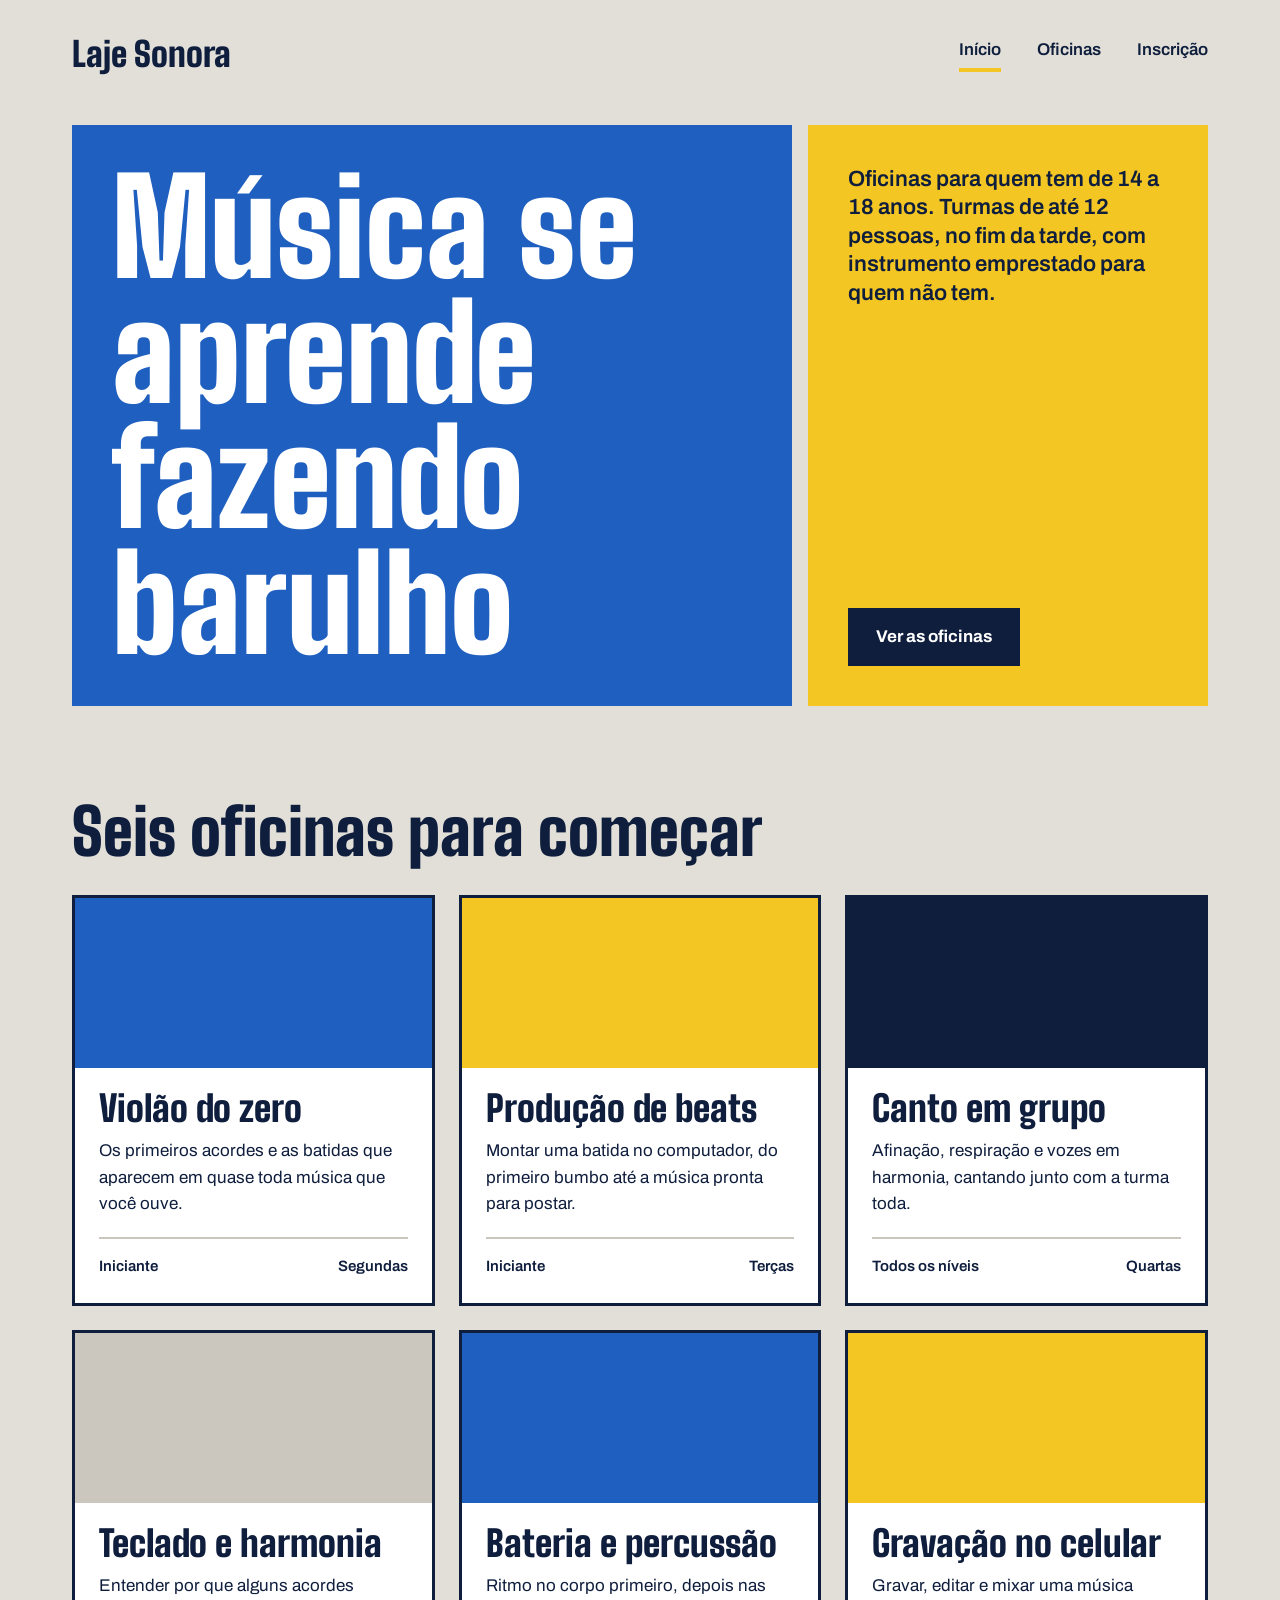
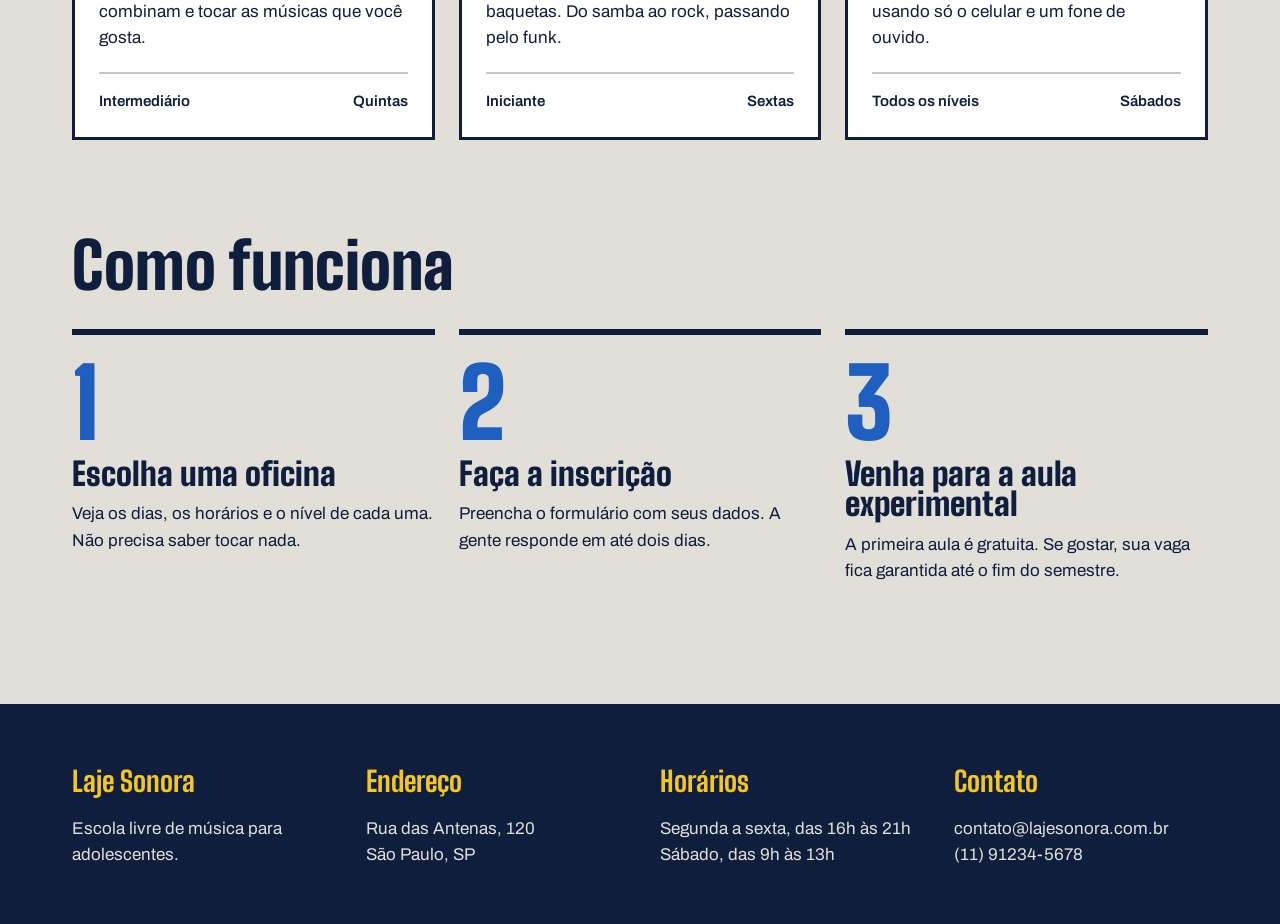
<file: index.html>
<!DOCTYPE html>
<html lang="pt-BR">
<head>
    <meta charset="UTF-8">
    <meta name="viewport" content="width=device-width, initial-scale=1.0">
    <title>Laje Sonora | Início</title>
    <link rel="preconnect" href="https://fonts.googleapis.com">
    <link rel="preconnect" href="https://fonts.gstatic.com" crossorigin>
    <link href="https://fonts.googleapis.com/css2?family=Archivo:wght@400;500;600;700&family=Big+Shoulders:wght@400;500;600;700;800&display=swap" rel="stylesheet">
    <link rel="stylesheet" href="index.css">
</head>
<body>
    <header class="conteudo topo">
        <a class="logo" href="index.html">Laje Sonora</a>
        <nav class="menu">
            <a class="atual" href="index.html">Início</a>
            <a href="oficinas.html">Oficinas</a>
            <a href="inscricao.html">Inscrição</a>
        </nav>
    </header>
    <main>
        <section class="conteudo cartazes">
            <div class="cartaz cartaz-principal">
                <h1>Música se aprende fazendo barulho</h1>
            </div>
            <div class="cartaz cartaz-lateral">
                <p>
                    Oficinas para quem tem de 14 a 18 anos.
                    Turmas de até 12 pessoas, no fim da tarde,
                    com instrumento emprestado para quem não tem.
                </p>
                <a class="botao" href="oficinas.html">Ver as oficinas</a>
            </div>
        </section>
        <section class="conteudo secao">
        <h2 class="titulo-secao">Seis oficinas para começar</h2>
        <div class="cards">
              <article class="card">
                    <div class="foto foto-azul"></div>
                    <div class="card-texto">
                        <h3>Violão do zero</h3>
                        <p>
                            Os primeiros acordes e as batidas que aparecem
                            em quase toda música que você ouve.
                        </p>
                        <div class="card-info">
                            <span>Iniciante</span>
                            <span>Segundas</span>
                        </div>
                    </div>
                </article>
                <article class="card">
                    <div class="foto foto-amarela"></div>
                    <div class="card-texto">
                        <h3>Produção de beats</h3>
                        <p>
                            Montar uma batida no computador, do primeiro
                            bumbo até a música pronta para postar.
                        </p>
                        <div class="card-info">
                            <span>Iniciante</span>
                            <span>Terças</span>
                        </div>
                    </div>
                </article>
                <article class="card">
                    <div class="foto foto-tinta"></div>
                    <div class="card-texto">
                        <h3>Canto em grupo</h3>
                        <p>
                            Afinação, respiração e vozes em harmonia,
                            cantando junto com a turma toda.
                        </p>
                        <div class="card-info">
                            <span>Todos os níveis</span>
                            <span>Quartas</span>
                        </div>
                    </div>
                </article>
                <article class="card">
                    <div class="foto"></div>
                    <div class="card-texto">
                        <h3>Teclado e harmonia</h3>
                        <p>
                            Entender por que alguns acordes combinam
                            e tocar as músicas que você gosta.
                        </p>
                        <div class="card-info">
                            <span>Intermediário</span>
                            <span>Quintas</span>
                        </div>
                    </div>
                </article>
                <article class="card">
                    <div class="foto foto-azul"></div>
                    <div class="card-texto">
                        <h3>Bateria e percussão</h3>
                        <p>
                            Ritmo no corpo primeiro, depois nas baquetas.
                            Do samba ao rock, passando pelo funk.
                        </p>
                        <div class="card-info">
                            <span>Iniciante</span>
                            <span>Sextas</span>
                        </div>
                    </div>
                </article>
                <article class="card">
                    <div class="foto foto-amarela"></div>
                    <div class="card-texto">
                        <h3>Gravação no celular</h3>
                        <p>
                            Gravar, editar e mixar uma música usando
                            só o celular e um fone de ouvido.
                        </p>
                        <div class="card-info">
                            <span>Todos os níveis</span>
                            <span>Sábados</span>
                        </div>
                    </div>
                </article>
            </div>
        </section>
        <section class="conteudo secao">
            <h2 class="titulo-secao">Como funciona</h2>
            <div class="passos">
                <div class="passo">
                    <p class="passo-numero">1</p>
                    <h3>Escolha uma oficina</h3>
                    <p>
                        Veja os dias, os horários e o nível de cada uma.
                        Não precisa saber tocar nada.
                    </p>
                </div>
                <div class="passo">
                    <p class="passo-numero">2</p>
                    <h3>Faça a inscrição</h3>
                    <p>
                        Preencha o formulário com seus dados.
                        A gente responde em até dois dias.
                    </p>
                </div>
                <div class="passo">
                    <p class="passo-numero">3</p>
                    <h3>Venha para a aula experimental</h3>
                    <p>
                        A primeira aula é gratuita. Se gostar,
                        sua vaga fica garantida até o fim do semestre.
                    </p>
                </div>
            </div>
        </section>
    </main>
    <footer class="rodape">
        <div class="conteudo rodape-colunas">
            <div class="rodape-coluna">
                <h4>Laje Sonora</h4>
                <p>Escola livre de música para adolescentes.</p>
            </div>
            <div class="rodape-coluna">
                <h4>Endereço</h4>
                <p>
                    Rua das Antenas, 120<br>
                    São Paulo, SP
                </p>
            </div>
            <div class="rodape-coluna">
                <h4>Horários</h4>
                <p>
                    Segunda a sexta, das 16h às 21h<br>
                    Sábado, das 9h às 13h
                </p>
            </div>
            <div class="rodape-coluna">
                <h4>Contato</h4>
                <p>
                    contato@lajesonora.com.br<br>
                    (11) 91234-5678
                </p>
            </div>
        </div>
    </footer>

</body>
</html>
</file>
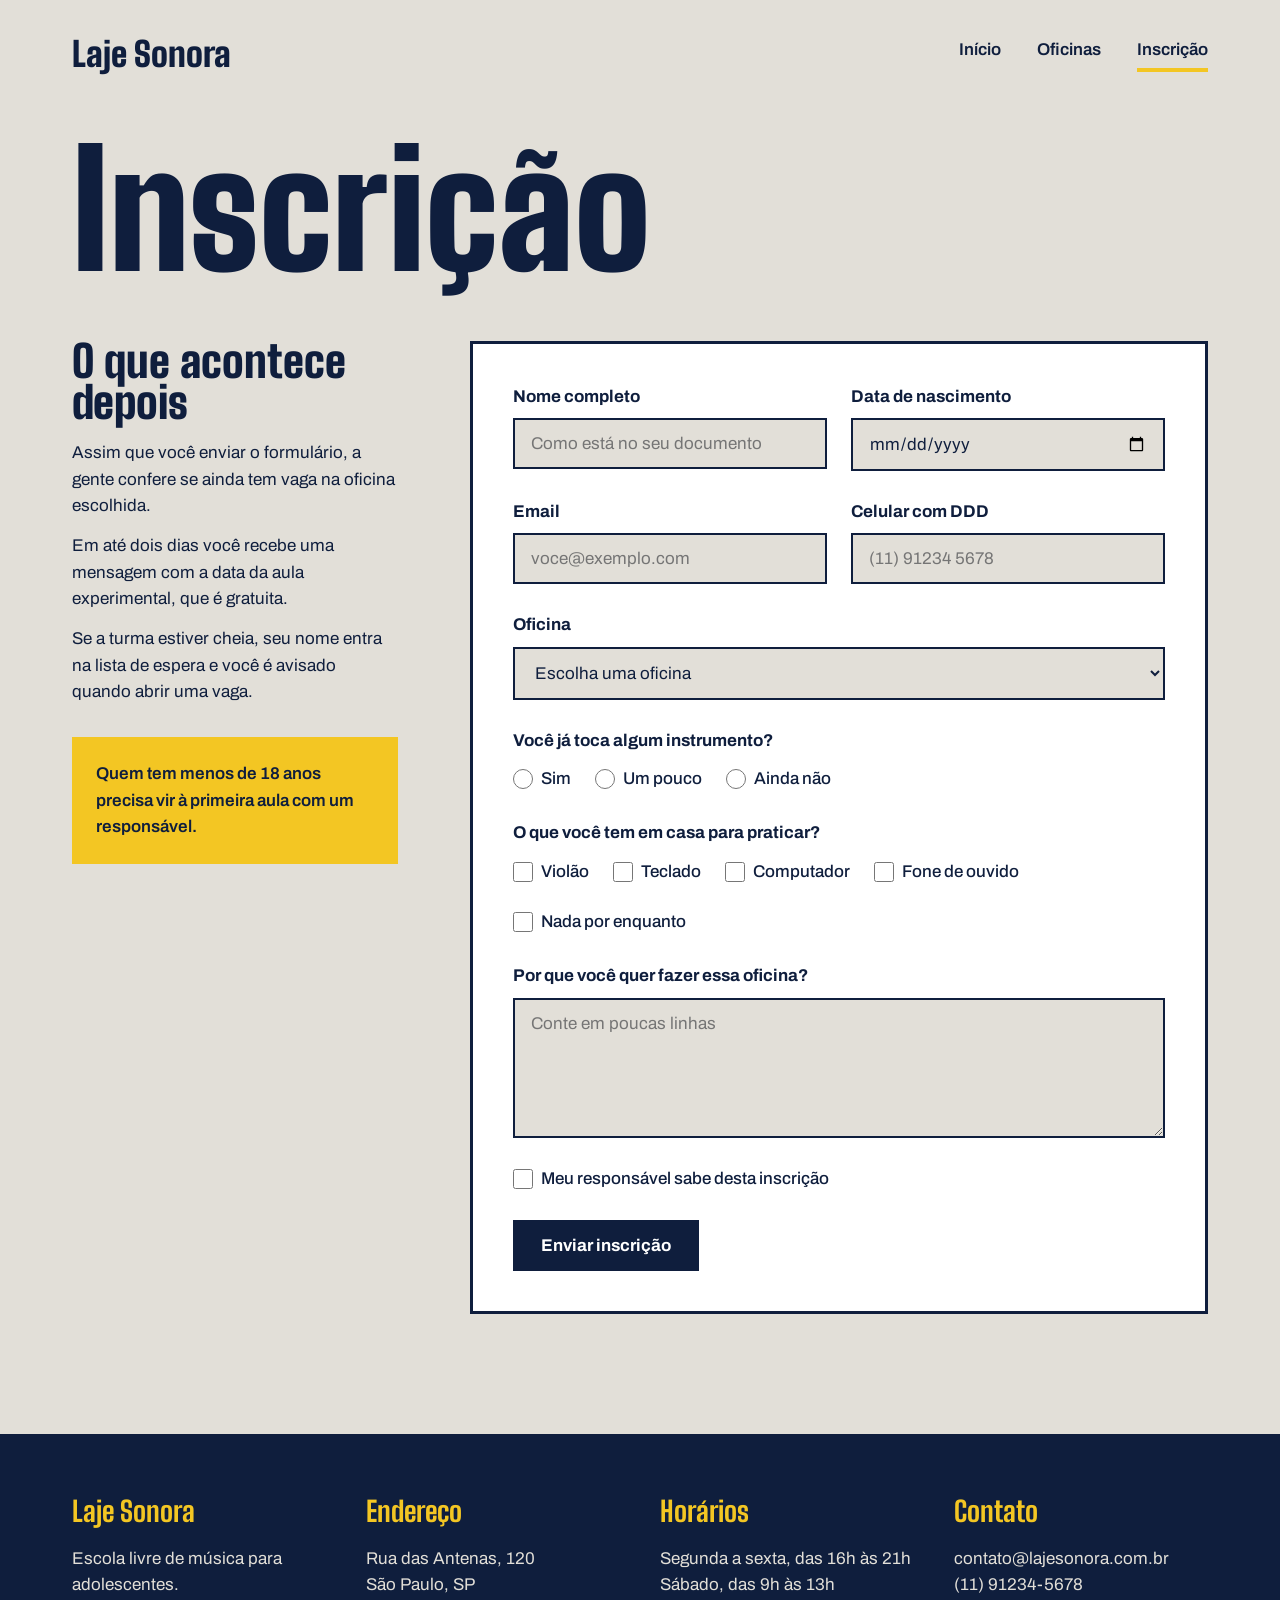
<file: inscricao.html>
<!DOCTYPE html>
<html lang="pt-BR">
<head>
  <meta charset="UTF-8">
  <meta name="viewport" content="width=device-width, initial-scale=1.0">
  <title>Laje Sonora | Inscrição</title>
  <link rel="preconnect" href="https://fonts.googleapis.com">
  <link rel="preconnect" href="https://fonts.gstatic.com" crossorigin>
  <link href="https://fonts.googleapis.com/css2?family=Archivo:wght@400;500;600;700&family=Big+Shoulders:wght@900&display=swap" rel="stylesheet">
  <link rel="stylesheet" href="inscricao.css">
</head>
<body>
  <header class="topo conteudo">
    <a class="logo" href="index.html">Laje Sonora</a>
    <nav class="menu">
      <a href="index.html">Início</a>
      <a href="oficinas.html">Oficinas</a>
      <a href="inscricao.html" class="atual">Inscrição</a>
    </nav>
  </header>
  <main class="conteudo">
    <h1 class="titulo-pagina">Inscrição</h1>
    <div class="inscricao">
      <section class="explicacao">
        <h2>O que acontece depois</h2>
        <p>Assim que você enviar o formulário, a gente confere se ainda tem vaga na oficina escolhida.</p>
        <p>Em até dois dias você recebe uma mensagem com a data da aula experimental, que é gratuita.</p>
        <p>Se a turma estiver cheia, seu nome entra na lista de espera e você é avisado quando abrir uma vaga.</p>
        <p class="aviso">Quem tem menos de 18 anos precisa vir à primeira aula com um responsável.</p>
      </section>
      <form class="formulario" action="#" method="post">
        <div class="linha">
          <div class="campo">
            <label for="nome">Nome completo</label>
            <input type="text" id="nome" name="nome" placeholder="Como está no seu documento" required>
          </div>
          <div class="campo">
            <label for="nascimento">Data de nascimento</label>
            <input type="date" id="nascimento" name="nascimento" required>
          </div>
        </div>
        <div class="linha">
          <div class="campo">
            <label for="email">Email</label>
            <input type="email" id="email" name="email" placeholder="voce@exemplo.com" required>
          </div>
          <div class="campo">
            <label for="telefone">Celular com DDD</label>
            <input type="tel" id="telefone" name="telefone" placeholder="(11) 91234 5678" required>
          </div>
        </div>
        <div class="campo">
          <label for="oficina">Oficina</label>
          <select id="oficina" name="oficina" required>
            <option value="">Escolha uma oficina</option>
            <option value="violao">Violão do zero</option>
            <option value="beats">Produção de beats</option>
            <option value="canto">Canto em grupo</option>
            <option value="teclado">Teclado e harmonia</option>
            <option value="bateria">Bateria e percussão</option>
            <option value="gravacao">Gravação no celular</option>
          </select>
        </div>
        <fieldset class="grupo">
          <legend>Você já toca algum instrumento?</legend>
          <div class="opcoes">
            <div class="opcao">
              <input type="radio" id="tocaSim" name="toca" value="sim">
              <label for="tocaSim">Sim</label>
            </div>
            <div class="opcao">
              <input type="radio" id="tocaPouco" name="toca" value="pouco">
              <label for="tocaPouco">Um pouco</label>
            </div>
            <div class="opcao">
              <input type="radio" id="tocaNao" name="toca" value="nao">
              <label for="tocaNao">Ainda não</label>
            </div>
          </div>
        </fieldset>
        <fieldset class="grupo">
          <legend>O que você tem em casa para praticar?</legend>
          <div class="opcoes">
            <div class="opcao">
              <input type="checkbox" id="temViolao" name="tem" value="violao">
              <label for="temViolao">Violão</label>
            </div>
            <div class="opcao">
              <input type="checkbox" id="temTeclado" name="tem" value="teclado">
              <label for="temTeclado">Teclado</label>
            </div>
            <div class="opcao">
              <input type="checkbox" id="temComputador" name="tem" value="computador">
              <label for="temComputador">Computador</label>
            </div>
            <div class="opcao">
              <input type="checkbox" id="temFone" name="tem" value="fone">
              <label for="temFone">Fone de ouvido</label>
            </div>
            <div class="opcao">
              <input type="checkbox" id="temNada" name="tem" value="nada">
              <label for="temNada">Nada por enquanto</label>
            </div>
          </div>
        </fieldset>
        <div class="campo">
          <label for="motivo">Por que você quer fazer essa oficina?</label>
          <textarea id="motivo" name="motivo" placeholder="Conte em poucas linhas"></textarea>
        </div>
        <div class="opcao">
          <input type="checkbox" id="responsavel" name="responsavel" required>
          <label for="responsavel">Meu responsável sabe desta inscrição</label>
        </div>
        <div>
          <button class="botao" type="submit">Enviar inscrição</button>
        </div>
      </form>
    </div>
  </main>
    <footer class="rodape">
        <div class="conteudo rodape-colunas">
            <div class="rodape-coluna">
                <h4>Laje Sonora</h4>
                <p>Escola livre de música para adolescentes.</p>
            </div>
            <div class="rodape-coluna">
                <h4>Endereço</h4>
                <p>
                    Rua das Antenas, 120<br>
                    São Paulo, SP
                </p>
            </div>
            <div class="rodape-coluna">
                <h4>Horários</h4>
                <p>
                    Segunda a sexta, das 16h às 21h<br>
                    Sábado, das 9h às 13h
                </p>
            </div>
            <div class="rodape-coluna">
                <h4>Contato</h4>
                <p>
                    contato@lajesonora.com.br<br>
                    (11) 91234-5678
                </p>
            </div>
        </div>
    </footer>
</body>
</html>
</file>
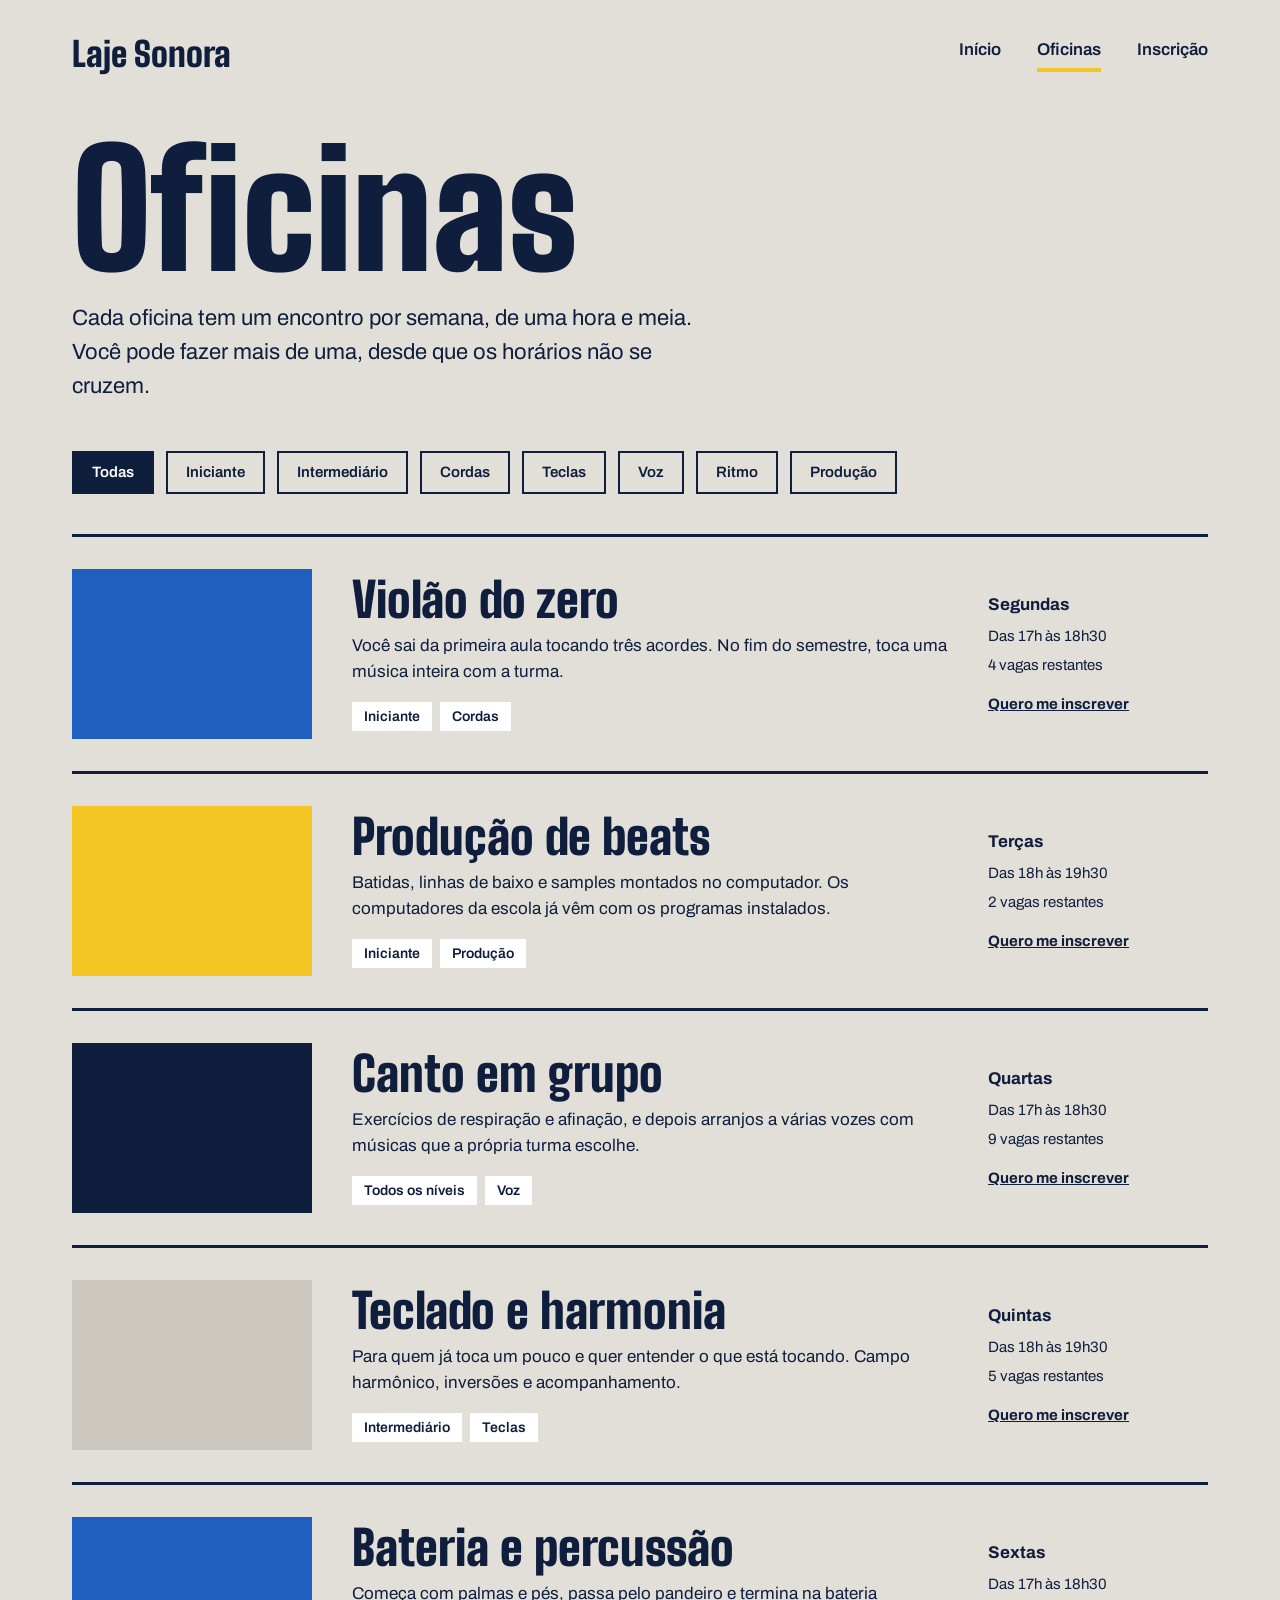
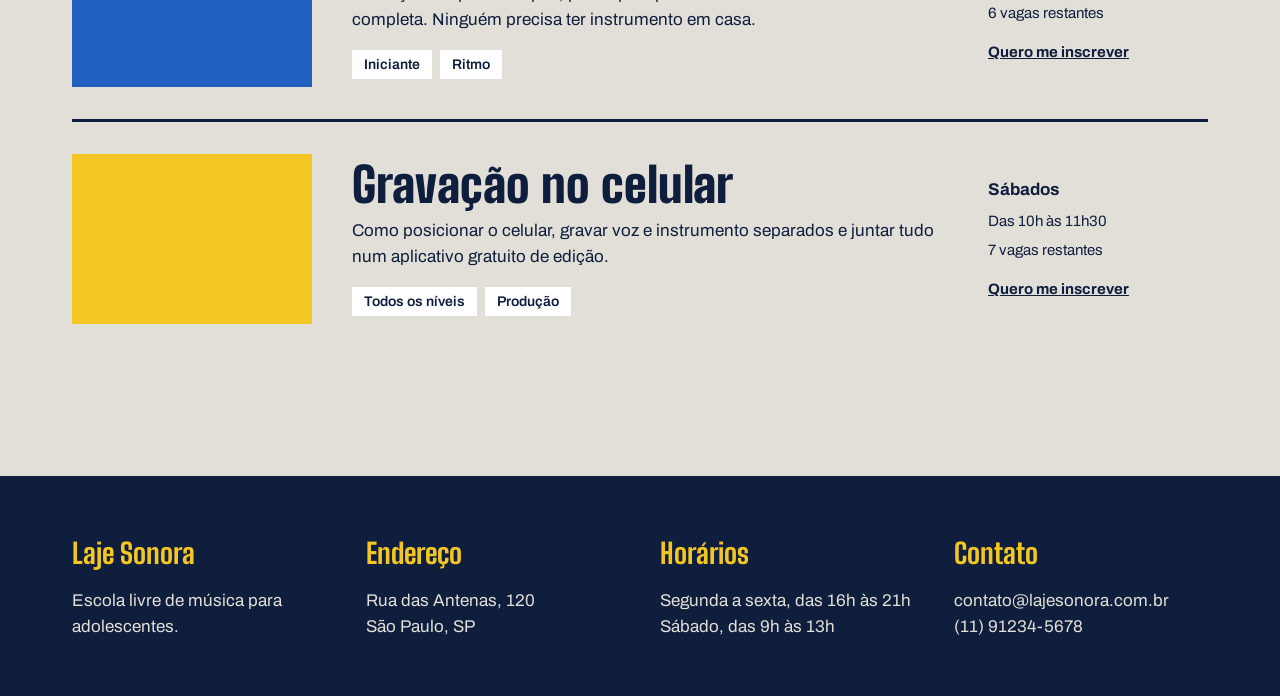
<file: oficinas.html>
<!DOCTYPE html>
<html lang="pt-BR">
<head>
  <meta charset="UTF-8">
  <meta name="viewport" content="width=device-width, initial-scale=1.0">
  <title>Laje Sonora | Oficinas</title>
  <link rel="preconnect" href="https://fonts.googleapis.com">
  <link rel="preconnect" href="https://fonts.gstatic.com" crossorigin>
  <link href="https://fonts.googleapis.com/css2?family=Archivo:wght@400;500;600;700&family=Big+Shoulders:wght@900&display=swap" rel="stylesheet">
  <link rel="stylesheet" href="oficinas.css">
</head>
<body>
  <header class="topo conteudo">
    <a class="logo" href="index.html">Laje Sonora</a>
    <nav class="menu">
      <a href="index.html">Início</a>
      <a href="oficinas.html" class="atual">Oficinas</a>
      <a href="inscricao.html">Inscrição</a>
    </nav>
  </header>
  <main class="conteudo">
    <h1 class="titulo-pagina">Oficinas</h1>
    <p class="subtitulo-pagina">Cada oficina tem um encontro por semana, de uma hora e meia. Você pode fazer mais de uma, desde que os horários não se cruzem.</p>
    <div class="filtros">
      <span class="filtro ativo">Todas</span>
      <span class="filtro">Iniciante</span>
      <span class="filtro">Intermediário</span>
      <span class="filtro">Cordas</span>
      <span class="filtro">Teclas</span>
      <span class="filtro">Voz</span>
      <span class="filtro">Ritmo</span>
      <span class="filtro">Produção</span>
    </div>
    <div class="lista">
      <article class="oficina">
        <div class="foto foto-azul"></div>
        <div class="oficina-texto">
          <h2>Violão do zero</h2>
          <p>Você sai da primeira aula tocando três acordes. No fim do semestre, toca uma música inteira com a turma.</p>
          <div class="etiquetas">
            <span class="etiqueta">Iniciante</span>
            <span class="etiqueta">Cordas</span>
          </div>
        </div>
        <div class="oficina-detalhes">
          <strong>Segundas</strong>
          <span>Das 17h às 18h30</span>
          <span>4 vagas restantes</span>
          <a href="inscricao.html">Quero me inscrever</a>
        </div>
      </article>
      <article class="oficina">
        <div class="foto foto-amarela"></div>
        <div class="oficina-texto">
          <h2>Produção de beats</h2>
          <p>Batidas, linhas de baixo e samples montados no computador. Os computadores da escola já vêm com os programas instalados.</p>
          <div class="etiquetas">
            <span class="etiqueta">Iniciante</span>
            <span class="etiqueta">Produção</span>
          </div>
        </div>
        <div class="oficina-detalhes">
          <strong>Terças</strong>
          <span>Das 18h às 19h30</span>
          <span>2 vagas restantes</span>
          <a href="inscricao.html">Quero me inscrever</a>
        </div>
      </article>
      <article class="oficina">
        <div class="foto foto-tinta"></div>
        <div class="oficina-texto">
          <h2>Canto em grupo</h2>
          <p>Exercícios de respiração e afinação, e depois arranjos a várias vozes com músicas que a própria turma escolhe.</p>
          <div class="etiquetas">
            <span class="etiqueta">Todos os níveis</span>
            <span class="etiqueta">Voz</span>
          </div>
        </div>
        <div class="oficina-detalhes">
          <strong>Quartas</strong>
          <span>Das 17h às 18h30</span>
          <span>9 vagas restantes</span>
          <a href="inscricao.html">Quero me inscrever</a>
        </div>
      </article>
      <article class="oficina">
        <div class="foto"></div>
        <div class="oficina-texto">
          <h2>Teclado e harmonia</h2>
          <p>Para quem já toca um pouco e quer entender o que está tocando. Campo harmônico, inversões e acompanhamento.</p>
          <div class="etiquetas">
            <span class="etiqueta">Intermediário</span>
            <span class="etiqueta">Teclas</span>
          </div>
        </div>
        <div class="oficina-detalhes">
          <strong>Quintas</strong>
          <span>Das 18h às 19h30</span>
          <span>5 vagas restantes</span>
          <a href="inscricao.html">Quero me inscrever</a>
        </div>
      </article>
      <article class="oficina">
        <div class="foto foto-azul"></div>
        <div class="oficina-texto">
          <h2>Bateria e percussão</h2>
          <p>Começa com palmas e pés, passa pelo pandeiro e termina na bateria completa. Ninguém precisa ter instrumento em casa.</p>
          <div class="etiquetas">
            <span class="etiqueta">Iniciante</span>
            <span class="etiqueta">Ritmo</span>
          </div>
        </div>
        <div class="oficina-detalhes">
          <strong>Sextas</strong>
          <span>Das 17h às 18h30</span>
          <span>6 vagas restantes</span>
          <a href="inscricao.html">Quero me inscrever</a>
        </div>
      </article>
      <article class="oficina">
        <div class="foto foto-amarela"></div>
        <div class="oficina-texto">
          <h2>Gravação no celular</h2>
          <p>Como posicionar o celular, gravar voz e instrumento separados e juntar tudo num aplicativo gratuito de edição.</p>
          <div class="etiquetas">
            <span class="etiqueta">Todos os níveis</span>
            <span class="etiqueta">Produção</span>
          </div>
        </div>
        <div class="oficina-detalhes">
          <strong>Sábados</strong>
          <span>Das 10h às 11h30</span>
          <span>7 vagas restantes</span>
          <a href="inscricao.html">Quero me inscrever</a>
        </div>
      </article>
    </div>
  </main>
    <footer class="rodape">
        <div class="conteudo rodape-colunas">
            <div class="rodape-coluna">
                <h4>Laje Sonora</h4>
                <p>Escola livre de música para adolescentes.</p>
            </div>
            <div class="rodape-coluna">
                <h4>Endereço</h4>
                <p>
                    Rua das Antenas, 120<br>
                    São Paulo, SP
                </p>
            </div>
            <div class="rodape-coluna">
                <h4>Horários</h4>
                <p>
                    Segunda a sexta, das 16h às 21h<br>
                    Sábado, das 9h às 13h
                </p>
            </div>
            <div class="rodape-coluna">
                <h4>Contato</h4>
                <p>
                    contato@lajesonora.com.br<br>
                    (11) 91234-5678
                </p>
            </div>
        </div>
    </footer>
</body>
</html>
</file>
<file: index.css>
* { margin: 0; 
    padding: 0; 
    box-sizing: border-box;
}
 
:root {
  --concreto: #E2DFD8;
  --concreto-escuro: #CBC7BE;
  --tinta: #0F1E3D;
  --caixa-dagua: #1F5FBF;
  --fita: #F3C623;
  --branco: #FFFFFF;
  --fonte-cartaz: "Big Shoulders", "Arial Narrow", sans-serif;
  --fonte-texto: "Archivo", Arial, sans-serif;
}
 
body {
    background-color: var(--concreto);
    color: var(--tinta);
    font-family: var(--fonte-texto);
    font-size: 17px;
    line-height: 1.55;
}
a {
    color: inherit;
}
h1, h2, h3 {
    font-family: var(--fonte-cartaz);
    font-weight: 900; line-height: 0.95;
}
.conteudo { max-width: 1200px;
    margin-inline: auto;
    padding-inline: 32px;
}
 
.topo {
    padding-block: 28px;
    display: flex;
    justify-content: space-between;
    align-items: center;
}
.logo {
    font-family: var(--fonte-cartaz);
    font-size: 34px;
    font-weight: 900;
    text-decoration: none;
}
.menu {
    display: flex;
    gap: 36px;
}
.menu a {
    font-weight: 600;
    text-decoration: none;
    padding-bottom: 4px;
    border-bottom: 4px solid transparent;
}
.menu a:hover {
    border-bottom-color: var(--tinta);
}
.menu a.atual {
    border-bottom-color: var(--fita);
}
 
.cartazes {
    margin-top: 16px;
    display: flex;
    gap: 16px;
}
.cartaz {
    padding: 40px;
}
.cartaz-principal {
    background-color: var(--caixa-dagua);
    color: var(--branco);
    flex: 2;
}
.cartaz-principal h1 {
    font-size: 132px;
    max-width: 9ch;
}
.cartaz-lateral {
    background-color: var(--fita);
    flex: 1; display: flex;
    flex-direction: column;
    justify-content: space-between;
    gap: 32px; align-items: flex-start;
}
.cartaz-lateral p {
    font-size: 22px;
    font-weight: 600;
    line-height: 1.3;
}
 
.botao {
    background-color: var(--tinta);
    color: var(--branco);
    font-weight: 700;
    text-decoration: none; padding: 16px 28px;
    border: none; font-family: var(--fonte-texto);
    font-size: 17px; cursor: pointer;
}
.botao:hover {
    background-color: var(--caixa-dagua);
}
 
.secao {
    margin-top: 96px;
}
.titulo-secao {
    font-size: 64px;
    margin-bottom: 32px;
}
.cards {
    display: flex;
    flex-wrap: wrap;
    gap: 24px;
}
.card {
    background-color: var(--branco);
    border: 3px solid var(--tinta);
    flex: 1 1 340px;
}
.card .foto {
    height: 170px;
}
 
.foto {
    background-color: var(--concreto-escuro);
}
.foto-azul {
    background-color: var(--caixa-dagua);
}
.foto-amarela {
    background-color: var(--fita);
}
.foto-tinta {
    background-color: var(--tinta);
}
 
.card-texto {
    padding: 24px;
}
.card h3 {
    font-size: 36px;
    margin-bottom: 12px;
}
.card-info {
    margin-top: 20px;
    padding-top: 16px;
    border-top: 2px solid var(--concreto-escuro);
    font-weight: 600;
    font-size: 15px;
    display: flex;
    justify-content: space-between;
}
 
.passos {
    display: flex;
    gap: 24px;
}
.passo { border-top: 6px solid var(--tinta);
    padding-top: 20px;
    flex: 1;
}
.passo-numero {
    font-family: var(--fonte-cartaz);
    font-size: 96px;
    font-weight: 900;
    line-height: 1;
    color: var(--caixa-dagua);
}
.passo h3 {
    font-size: 32px;
    margin-block: 8px 12px;
}
 
.rodape {
    margin-top: 120px;
    background-color: var(--tinta);
    color: var(--concreto);
    padding-block: 56px;
}
.rodape-colunas {
    display: flex; 
    gap: 40px;
}
.rodape-coluna {
    flex: 1;
}
.rodape h4 {
    font-family: var(--fonte-cartaz);
    font-size: 28px;
    color: var(--fita);
    margin-bottom: 12px;
}
</file>
<file: inscricao.css>
* { margin: 0;
    padding: 0;
    box-sizing: border-box;
}
 
:root {
  --concreto: #E2DFD8;
  --concreto-escuro: #CBC7BE;
  --tinta: #0F1E3D;
  --caixa-dagua: #1F5FBF;
  --fita: #F3C623;
  --branco: #FFFFFF;
  --fonte-cartaz: "Big Shoulders", "Arial Narrow", sans-serif;
  --fonte-texto: "Archivo", Arial, sans-serif;
}
 
body {
    background-color: var(--concreto);
    color: var(--tinta);
    font-family: var(--fonte-texto);
    font-size: 17px;
    line-height: 1.55;
}
a {
    color: inherit;
}
h1, h2, h3 {
    font-family: var(--fonte-cartaz);
    font-weight: 900;
    line-height: 0.95;
}
.conteudo {
    max-width: 1200px;
    margin-inline: auto;
    padding-inline: 32px;
}
 
.topo {
    padding-block: 28px;
    display: flex;
    justify-content: space-between;
    align-items: center;
}
.logo {
    font-family: var(--fonte-cartaz);
    font-size: 34px;
    font-weight: 900;
    text-decoration: none;
}
.menu {
    display: flex;
    gap: 36px;
}
.menu a {
    font-weight: 600;
    text-decoration: none;
    padding-bottom: 4px;
    border-bottom: 4px solid transparent;
}
.menu a:hover {
    border-bottom-color: var(--tinta);
}
.menu a.atual {
    border-bottom-color: var(--fita);
}
 
.rodape {
    margin-top: 120px;
    background-color: var(--tinta);
    color: var(--concreto);
    padding-block: 56px;
}
.rodape-colunas {
    display: flex;
    gap: 40px;
}
.rodape-coluna {
    flex: 1;
}
.rodape h4 {
    font-family: var(--fonte-cartaz);
    font-size: 28px;
    color: var(--fita);
    margin-bottom: 12px;
}
 
.titulo-pagina {
    font-size: 160px;
    margin-top: 24px;
}
 
.botao {
    background-color: var(--tinta);
    color: var(--branco);
    font-weight: 700;
    text-decoration: none;
    padding: 16px 28px;
    border: none;
    font-family: var(--fonte-texto);
    font-size: 17px;
    cursor: pointer;
}
.botao:hover {
    background-color: var(--caixa-dagua);
}
 
.inscricao {
    margin-top: 56px;
    display: flex;
    gap: 72px;
}
.explicacao {
    flex: 1;
}
.explicacao h2 {
    font-size: 44px;
    margin-bottom: 16px;
}
.explicacao p + p {
    margin-top: 14px;
}
.explicacao .aviso {
    margin-top: 32px;
    padding: 24px;
    background-color: var(--fita);
    font-weight: 600;
}
.formulario {
    background-color: var(--branco);
    border: 3px solid var(--tinta);
    padding: 40px; flex: 2;
    display: flex;
    flex-direction: column;
    gap: 28px;
}
.linha {
    display: flex;
    gap: 24px;
}
.campo {
    flex: 1;
    display: flex;
    flex-direction: column;
    gap: 8px;
}
.grupo legend {
    margin-bottom: 12px;
}
.opcoes {
    display: flex;
    flex-wrap: wrap;
    gap: 24px;
}
.opcao {
    display: flex;
    align-items: center;
    gap: 8px;
}
 
.formulario label, .formulario legend {
    font-weight: 700;
}
.formulario fieldset {
    border: none;
}
.formulario input[type="text"], .formulario input[type="email"], .formulario input[type="tel"], .formulario input[type="date"], .formulario select, .formulario textarea {
    width: 100%;
    padding: 14px 16px;
    border: 2px solid var(--tinta);
    background-color: var(--concreto);
    font-family: var(--fonte-texto);
    font-size: 17px;
    color: var(--tinta);
}
.formulario input:focus, .formulario select:focus, .formulario textarea:focus {
    outline: 3px solid var(--caixa-dagua);
    outline-offset: 2px;
    background-color: var(--branco);
}
.formulario textarea {
    height: 140px;
    resize: vertical;
}
.formulario .opcao label {
    font-weight: 500;
}
.formulario input[type="radio"], .formulario input[type="checkbox"] {
    width: 20px;
    height: 20px;
    accent-color: var(--caixa-dagua);
}
</file>
<file: oficinas.css>
* { margin: 0;
    padding: 0;
    box-sizing: border-box;
}

:root {
  --concreto: #E2DFD8;
  --concreto-escuro: #CBC7BE;
  --tinta: #0F1E3D;
  --caixa-dagua: #1F5FBF;
  --fita: #F3C623;
  --branco: #FFFFFF;
  --fonte-cartaz: "Big Shoulders", "Arial Narrow", sans-serif;
  --fonte-texto: "Archivo", Arial, sans-serif;
}

body {
    background-color: var(--concreto);
    color: var(--tinta);
    font-family: var(--fonte-texto);
    font-size: 17px;
    line-height: 1.55;
}
a {
    color: inherit;
}
h1, h2, h3 {
    font-family: var(--fonte-cartaz);
    font-weight: 900;
    line-height: 0.95;
}
.conteudo {
    max-width: 1200px;
    margin-inline: auto;
    padding-inline: 32px;
}

.topo {
    padding-block: 28px;
    display: flex;
    justify-content: space-between;
    align-items: center;
}
.logo {
    font-family: var(--fonte-cartaz);
    font-size: 34px;
    font-weight: 900;
    text-decoration: none;
}
.menu {
    display: flex;
    gap: 36px;
}
.menu a {
    font-weight: 600;
    text-decoration: none;
    padding-bottom: 4px;
    border-bottom: 4px solid transparent;
}
.menu a:hover {
    border-bottom-color: var(--tinta);
}
.menu a.atual {
    border-bottom-color: var(--fita);
}

.rodape {
    margin-top: 120px;
    background-color: var(--tinta);
    color: var(--concreto);
    padding-block: 56px;
}
.rodape-colunas {
    display: flex;
    gap: 40px;
}
.rodape-coluna {
    flex: 1;
}
.rodape h4 {
    font-family: var(--fonte-cartaz);
    font-size: 28px;
    color: var(--fita);
    margin-bottom: 12px;
}

.foto {
    background-color: var(--concreto-escuro);
}
.foto-azul {
    background-color: var(--caixa-dagua);
}
.foto-amarela {
    background-color: var(--fita);
}
.foto-tinta {
    background-color: var(--tinta);
}

.titulo-pagina {
    font-size: 160px;
    margin-top: 24px;
}
.subtitulo-pagina {
    font-size: 22px;
    max-width: 640px;
    margin-top: 16px;
}
.filtros {
    margin-top: 48px;
    display: flex;
    flex-wrap: wrap;
    gap: 12px;
}
.filtro {
    border: 2px solid var(--tinta);
    padding: 8px 18px;
    font-weight: 600;
    font-size: 15px;
}
.filtro.ativo {
    background-color: var(--tinta);
    color: var(--branco);
}
.lista {
    margin-top: 40px;
}
.oficina {
    padding-block: 32px;
    border-top: 3px solid var(--tinta);
    display: flex;
    align-items: center;
    gap: 40px;
}
.oficina .foto {
    width: 240px;
    height: 170px;
    flex-shrink: 0;
}
.oficina-texto {
    flex: 1;
}
.oficina h2 {
    font-size: 48px;
    margin-bottom: 10px;
}
.etiquetas {
    margin-top: 16px;
    display: flex;
    gap: 8px;
}
.etiqueta {
    background-color: var(--branco);
    padding: 4px 12px;
    font-size: 14px;
    font-weight: 600;
}
.oficina-detalhes {
    width: 220px;
    font-size: 15px;
    display: flex;
    flex-direction: column;
    gap: 6px;
}
.oficina-detalhes strong {
    font-size: 17px;
}
.oficina-detalhes a {
    margin-top: 10px;
    font-weight: 700;
}
</file>
